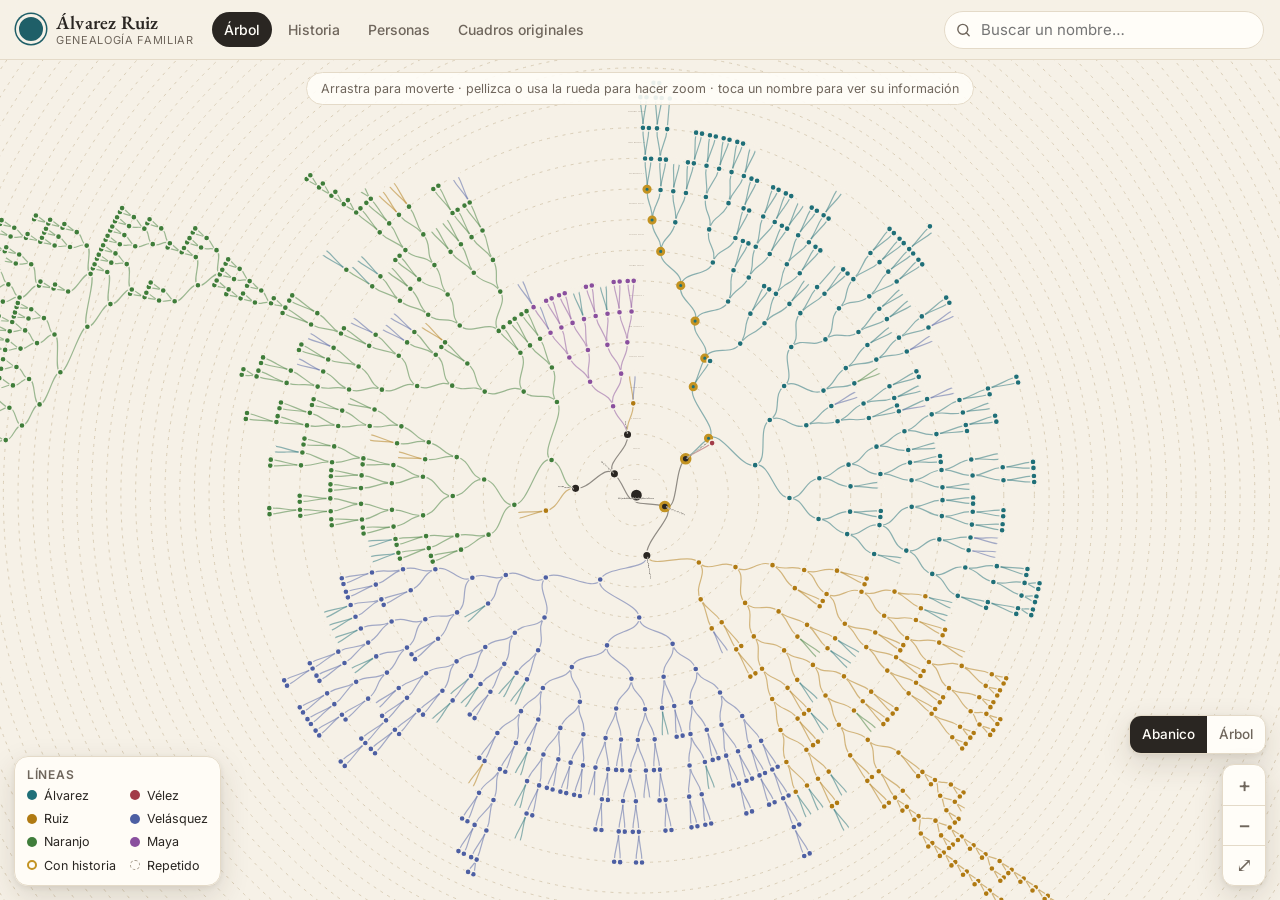
<file: docs/index.html>
<!doctype html>
<html lang="es">
<head>
<meta charset="utf-8">
<meta name="viewport" content="width=device-width, initial-scale=1, viewport-fit=cover">
<title>Familia Álvarez Ruiz</title>
<meta name="description" content="Genealogía de los hijos de Manuel Salvador Álvarez Ruiz y María Teresa Ruiz Maya: árbol interactivo, historia de la familia y los cuadros originales.">
<meta name="theme-color" content="#f6f1e7">
<link rel="icon" href="data:image/svg+xml,%3Csvg xmlns='http://www.w3.org/2000/svg' viewBox='0 0 64 64'%3E%3Ccircle cx='32' cy='32' r='30' fill='%231f5f68'/%3E%3Cpath d='M32 50V30M32 34l-10-10M32 30l10-10M32 40l-8-4M32 38l9-5' stroke='%23f6f1e7' stroke-width='4' stroke-linecap='round' fill='none'/%3E%3C/svg%3E">
<link rel="preconnect" href="https://fonts.googleapis.com">
<link rel="preconnect" href="https://fonts.gstatic.com" crossorigin>
<link href="https://fonts.googleapis.com/css2?family=EB+Garamond:ital,wght@0,400;0,500;0,600;1,400&family=Inter:wght@400;500;600&display=swap" rel="stylesheet">
<link rel="stylesheet" href="style.css">
</head>
<body>
<header class="topbar">
  <a class="brand" href="#/arbol" aria-label="Inicio">
    <span class="brand-mark" aria-hidden="true"></span>
    <span class="brand-text"><b>Álvarez Ruiz</b><small>Genealogía familiar</small></span>
  </a>
  <nav class="tabs" aria-label="Secciones">
    <a href="#/arbol" data-view="arbol">Árbol</a>
    <a href="#/historia" data-view="historia">Historia</a>
    <a href="#/personas" data-view="personas">Personas</a>
    <a href="#/originales" data-view="originales">Cuadros originales</a>
  </nav>
  <div class="search">
    <svg viewBox="0 0 24 24" aria-hidden="true"><circle cx="11" cy="11" r="7"/><path d="M20 20l-4-4"/></svg>
    <input id="q" type="search" placeholder="Buscar un nombre…" autocomplete="off" spellcheck="false" aria-label="Buscar persona">
    <div id="results" class="results" role="listbox" hidden></div>
  </div>
</header>

<main>
  <section id="view-arbol" class="view">
    <div id="chartbox"><div id="chartlayer"><svg id="chart" aria-label="Árbol genealógico interactivo"></svg></div></div>
    <div class="legend" id="legend"></div>
    <div class="controls">
      <div class="seg" role="group" aria-label="Tipo de gráfico">
        <button data-layout="radial" class="on" title="Vista en abanico">Abanico</button>
        <button data-layout="tree" title="Vista de árbol">Árbol</button>
      </div>
      <div class="zoombtns">
        <button id="zin" aria-label="Acercar">+</button>
        <button id="zout" aria-label="Alejar">−</button>
        <button id="zfit" aria-label="Ver todo" title="Ver todo">⤢</button>
      </div>
    </div>
    <p class="hint" id="hint">Arrastra para moverte · pellizca o usa la rueda para hacer zoom · toca un nombre para ver su información</p>
  </section>

  <section id="view-historia" class="view page" hidden></section>
  <section id="view-personas" class="view page" hidden></section>
  <section id="view-originales" class="view page" hidden></section>
</main>

<aside id="panel" class="panel" aria-live="polite" hidden>
  <button class="panel-close" id="panelClose" aria-label="Cerrar">×</button>
  <div class="panel-grip" aria-hidden="true"></div>
  <div id="panelBody" class="panel-body"></div>
</aside>

<div id="viewer" class="viewer" hidden>
  <div class="viewer-bar">
    <b id="viewerTitle"></b>
    <span class="viewer-actions">
      <a id="viewerOpen" target="_blank" rel="noopener">Abrir imagen</a>
      <button id="viewerClose" aria-label="Cerrar">×</button>
    </span>
  </div>
  <div class="viewer-stage" id="viewerStage"><img id="viewerImg" alt=""></div>
</div>

<script src="vendor/d3.v7.min.js"></script>
<script src="app.js"></script>
</body>
</html>
</file>
<file: docs/style.css>
:root {
  --bg: #f6f1e7;
  --surface: #fffdf8;
  --ink: #2a2622;
  --muted: #6f665c;
  --faint: #a59a8b;
  --rule: #e4dac8;
  --accent: #1f5f68;
  --gold: #c39322;
  --l0: #1f6f78; /* Álvarez */
  --l1: #a23b48; /* Vélez */
  --l2: #b07a12; /* Ruiz */
  --l3: #4d5fa3; /* Velásquez */
  --serif: "EB Garamond", Georgia, "Times New Roman", serif;
  --sans: Inter, system-ui, -apple-system, "Segoe UI", Roboto, sans-serif;
  --topbar: 60px;
  --shadow: 0 10px 30px rgba(60, 45, 20, .14), 0 2px 6px rgba(60, 45, 20, .08);
}
* { box-sizing: border-box; }
[hidden] { display: none !important; }
html, body { margin: 0; height: 100%; }
body {
  background: var(--bg); color: var(--ink); font: 15px/1.55 var(--sans);
  -webkit-font-smoothing: antialiased; overflow: hidden;
}
button { font: inherit; color: inherit; cursor: pointer; }
a { color: var(--accent); }

/* ---------- barra superior ---------- */
.topbar {
  position: fixed; inset: 0 0 auto 0; height: var(--topbar); z-index: 30;
  display: flex; align-items: center; gap: 18px; padding: 0 16px;
  background: rgba(246, 241, 231, .92); backdrop-filter: blur(10px);
  border-bottom: 1px solid var(--rule);
}
.brand { display: flex; align-items: center; gap: 10px; text-decoration: none; color: var(--ink); flex: none; }
.brand-mark { width: 30px; height: 30px; border-radius: 50%; background: var(--accent);
  box-shadow: inset 0 0 0 3px var(--bg), 0 0 0 1.5px var(--accent); }
.brand-text { display: flex; flex-direction: column; line-height: 1.1; }
.brand-text b { font: 600 19px/1.1 var(--serif); letter-spacing: .01em; }
.brand-text small { font-size: 11px; color: var(--muted); letter-spacing: .06em; text-transform: uppercase; }
.tabs { display: flex; gap: 4px; }
.tabs a { text-decoration: none; color: var(--muted); padding: 7px 12px; border-radius: 999px; font-weight: 500; font-size: 14px; white-space: nowrap; }
.tabs a:hover { color: var(--ink); background: rgba(0,0,0,.04); }
.tabs a.on { color: var(--surface); background: var(--ink); }
.search { position: relative; margin-left: auto; flex: 0 1 320px; }
.search svg { position: absolute; left: 11px; top: 50%; width: 17px; height: 17px; transform: translateY(-50%);
  fill: none; stroke: var(--muted); stroke-width: 2; stroke-linecap: round; pointer-events: none; }
.search input {
  width: 100%; height: 38px; border-radius: 999px; border: 1px solid var(--rule); background: var(--surface);
  padding: 0 14px 0 36px; font: 15px var(--sans); color: var(--ink); outline: none;
}
.search input:focus { border-color: var(--accent); box-shadow: 0 0 0 3px rgba(31,95,104,.15); }
.results {
  position: absolute; top: 44px; right: 0; width: min(420px, calc(100vw - 24px)); max-height: 60vh; overflow: auto;
  background: var(--surface); border: 1px solid var(--rule); border-radius: 14px; box-shadow: var(--shadow); padding: 6px;
}
.results button, .plist button.row {
  display: flex; width: 100%; text-align: left; align-items: center; gap: 10px; background: none; border: 0;
  padding: 8px 10px; border-radius: 10px;
}
.results button:hover, .results button.active, .plist button.row:hover { background: #f1eadc; }
.results .empty { padding: 12px; color: var(--muted); }
.dot { width: 10px; height: 10px; border-radius: 50%; flex: none; background: var(--ink); }
.r-name { font-weight: 500; }
.r-meta { font-size: 12.5px; color: var(--muted); }
.r-text { display: flex; flex-direction: column; min-width: 0; }

main { position: fixed; inset: var(--topbar) 0 0 0; }
.view { position: absolute; inset: 0; }
.view.page { overflow-y: auto; -webkit-overflow-scrolling: touch; }

/* ---------- gráfico ---------- */
#chartbox { position: absolute; inset: 0; overflow: hidden; touch-action: none; cursor: grab; user-select: none; -webkit-user-select: none; }
#chartbox:active { cursor: grabbing; }
/* zoom con transform CSS: la escala fija va en #chart y el movimiento del gesto en #chartlayer, que va en
   su propia capa para que moverlo no obligue a pintar de nuevo (ver app.js) */
#chartlayer { position: absolute; left: 0; top: 0; width: 1px; height: 1px; transform-origin: 0 0; will-change: transform; }
#chart { position: absolute; display: block; overflow: visible; }
/* capa transparente encima durante un gesto: el navegador no recorre el SVG buscando el hover */
#chartbox.moving::after { content: ''; position: absolute; inset: 0; }
/* fondo bajo el gráfico; la opacidad .99 (mismo color que la página) evita que el navegador lo convierta en
   una capa de color sólido, que obligaría a componer cada etiqueta por separado */
#chart .bg { fill: var(--bg); fill-opacity: .99; pointer-events: none; }
/* los trazos se ven siempre del mismo grosor: --ik es 1/escala (lo ajusta app.js al terminar el zoom) */
#chart .link { fill: none; stroke-opacity: .5; stroke-width: calc(1.2px * var(--ik)); }
#chart .node circle { stroke: var(--bg); stroke-width: calc(1.5px * var(--ik)); }
#chart .node text { font: 500 11.5px var(--sans); fill: var(--ink); paint-order: stroke; stroke: var(--bg); stroke-width: 3px; stroke-linejoin: round; }
#chart .node text .yr { font-weight: 400; fill: var(--muted); }
#chart .node { cursor: pointer; }
#chart .node:hover text { fill: var(--accent); }
#chart .node.stub text { font-style: italic; fill: var(--faint); font-weight: 400; }
#chart .node.stub circle { fill: var(--bg) !important; stroke-dasharray: calc(2px * var(--ik)); stroke-width: calc(1.3px * var(--ik)); }
#chart .node.bio circle { stroke: var(--gold); stroke-width: calc(3px * var(--ik)); }
#chart .node.root text { font: 600 17px var(--serif); }
/* visibility y no display: al volver a mostrarlas no hay que maquetar de nuevo las 1255 etiquetas;
   al cargar van con display: none (.lazy) para no retrasar el primer dibujo, y se maquetan después */
#chart.nolabels .node:not(.big) text { visibility: hidden; }
#chart.nolabels.lazy .node:not(.big) text { display: none; }
#chart.searching .node:not(.hit) { opacity: .18; }
#chart.searching .link { stroke-opacity: .12; }
#chart .node.hit circle { stroke: var(--ink); stroke-width: calc(2.5px * var(--ik)); }
#chart .node.sel circle { stroke: var(--ink); stroke-width: calc(3px * var(--ik)); }
#chart .pulse { fill: none; stroke: var(--ink); stroke-width: 2; pointer-events: none; animation: pulse 1.6s ease-out 3; }
@keyframes pulse { from { r: 6; opacity: 1; } to { r: 34; opacity: 0; } }
#chart .ring { fill: none; stroke: #d9cdb6; stroke-width: calc(1px * var(--ik)); stroke-dasharray: calc(3px * var(--ik)) calc(5px * var(--ik)); }
#chart .ringlbl { font: 500 10px var(--sans); fill: var(--faint); letter-spacing: .08em; text-transform: uppercase; }

.legend {
  position: absolute; left: 14px; bottom: 14px; background: rgba(255,253,248,.92); backdrop-filter: blur(6px);
  border: 1px solid var(--rule); border-radius: 14px; padding: 10px 12px; font-size: 12.5px; box-shadow: var(--shadow);
  display: grid; grid-template-columns: auto auto; gap: 4px 14px; max-width: calc(100vw - 28px);
}
.legend .t { grid-column: 1 / -1; font: 600 12px var(--sans); color: var(--muted); text-transform: uppercase; letter-spacing: .06em; }
.legend span { display: flex; align-items: center; gap: 7px; white-space: nowrap; }
.legend button { all: unset; cursor: pointer; display: flex; align-items: center; gap: 7px; border-radius: 6px; padding: 1px 3px; margin: -1px -3px; }
.legend button:hover { background: #f1eadc; }
.legend .bioring { width: 10px; height: 10px; border-radius: 50%; border: 2.5px solid var(--gold); background: var(--surface); }
.legend .stubring { width: 10px; height: 10px; border-radius: 50%; border: 1.5px dashed var(--faint); }
.controls { position: absolute; right: 14px; bottom: 14px; display: flex; flex-direction: column; align-items: flex-end; gap: 10px; }
.seg, .zoombtns { display: flex; background: var(--surface); border: 1px solid var(--rule); border-radius: 12px; box-shadow: var(--shadow); overflow: hidden; }
.zoombtns { flex-direction: column; }
.seg button, .zoombtns button { border: 0; background: none; padding: 8px 12px; font-size: 13.5px; font-weight: 500; color: var(--muted); }
.zoombtns button { width: 42px; height: 40px; font-size: 20px; padding: 0; }
.zoombtns button + button { border-top: 1px solid var(--rule); }
.seg button.on { background: var(--ink); color: var(--surface); }
.hint { position: absolute; top: 12px; left: 50%; transform: translateX(-50%); margin: 0; padding: 6px 14px; font-size: 12.5px;
  color: var(--muted); background: rgba(255,253,248,.9); border: 1px solid var(--rule); border-radius: 999px; white-space: nowrap;
  transition: opacity .6s; pointer-events: none; }
.hint.gone { opacity: 0; }

@media (min-width: 761px) { body.panel-open .controls { right: 426px; } }
/* ---------- panel de detalle ---------- */
.panel {
  position: fixed; z-index: 40; top: calc(var(--topbar) + 12px); right: 12px; bottom: 12px; width: 400px;
  background: var(--surface); border: 1px solid var(--rule); border-radius: 18px; box-shadow: var(--shadow);
  display: flex; flex-direction: column; overflow: hidden; animation: slidein .22s ease-out;
}
@keyframes slidein { from { transform: translateX(30px); opacity: 0; } }
.panel-close { position: absolute; right: 10px; top: 8px; width: 36px; height: 36px; border: 0; border-radius: 50%; background: #f1eadc; font-size: 22px; line-height: 1; z-index: 2; }
.panel-grip { display: none; }
.panel-body { overflow-y: auto; padding: 22px 22px 26px; -webkit-overflow-scrolling: touch; }
.p-line { display: inline-flex; align-items: center; gap: 6px; font-size: 12px; font-weight: 600; letter-spacing: .05em; text-transform: uppercase; color: var(--muted); }
.p-name { font: 600 28px/1.12 var(--serif); margin: 6px 40px 6px 0; }
.p-rel { color: var(--muted); margin: 0 0 12px; }
.p-facts { display: flex; flex-wrap: wrap; gap: 8px; margin: 0 0 6px; }
.chip { display: inline-flex; align-items: center; gap: 6px; padding: 4px 10px; border-radius: 999px; background: #f1eadc; font-size: 13px; }
.chip.btn { border: 0; }
.chip.btn:hover { background: #e7dcc6; }
.p-sec { margin-top: 20px; }
.p-sec h4 { margin: 0 0 6px; font: 600 12px var(--sans); color: var(--muted); letter-spacing: .07em; text-transform: uppercase; }
.plink { display: flex; align-items: center; gap: 10px; width: 100%; text-align: left; border: 0; background: none; padding: 7px 8px; margin: 0 -8px; border-radius: 10px; }
.plink:hover { background: #f4eee2; }
.plink .r-meta { margin-left: auto; text-align: right; }
.plain { padding: 4px 0; }
.p-bio p { margin: 0 0 10px; font: 17px/1.5 var(--serif); }
.p-bio .more { font-weight: 600; }
.p-photos { display: grid; grid-template-columns: 1fr 1fr; gap: 8px; }
.p-photos img { width: 100%; border-radius: 10px; display: block; aspect-ratio: 4/5; object-fit: cover; cursor: zoom-in; }
.p-photos img:only-child { grid-column: 1 / -1; aspect-ratio: auto; }
.p-actions { display: flex; gap: 8px; flex-wrap: wrap; margin-top: 16px; }
.btn-primary { border: 0; background: var(--ink); color: var(--surface); padding: 9px 16px; border-radius: 999px; font-weight: 500; }
.btn-ghost { border: 1px solid var(--rule); background: none; padding: 8px 14px; border-radius: 999px; font-weight: 500; text-decoration: none; color: var(--ink); }
.note { font-size: 12.5px; color: var(--muted); }

/* ---------- páginas ---------- */
.wrap { max-width: 860px; margin: 0 auto; padding: 36px 20px 90px; }
.wrap.wide { max-width: 1180px; }
.kicker { font: 600 12px var(--sans); letter-spacing: .12em; text-transform: uppercase; color: var(--accent); }
h1.display { font: 500 clamp(34px, 6vw, 58px)/1.04 var(--serif); margin: 10px 0 14px; letter-spacing: -.01em; }
.lede { font: 20px/1.5 var(--serif); color: #4a433b; margin: 0 0 22px; }
h2.sec { font: 500 34px/1.1 var(--serif); margin: 56px 0 14px; }
.prose p { font: 18.5px/1.62 var(--serif); margin: 0 0 14px; }
.stats { display: grid; grid-template-columns: repeat(4, 1fr); gap: 10px; margin: 26px 0 8px; }
.stat { background: var(--surface); border: 1px solid var(--rule); border-radius: 14px; padding: 14px; }
.stat b { display: block; font: 600 30px/1 var(--serif); }
.stat span { font-size: 12.5px; color: var(--muted); }
details.box { background: var(--surface); border: 1px solid var(--rule); border-radius: 14px; padding: 14px 18px; margin: 16px 0; }
details.box summary { cursor: pointer; font-weight: 600; }
details.box ol, details.box ul { padding-left: 20px; margin: 10px 0 0; }
details.box li { margin: 6px 0; }

.timeline { position: relative; margin: 26px 0 0; padding-left: 34px; }
.timeline::before { content: ""; position: absolute; left: 13px; top: 8px; bottom: 8px; width: 2px; background: linear-gradient(var(--l0), var(--accent)); opacity: .35; }
.gen { position: relative; margin: 0 0 22px; background: var(--surface); border: 1px solid var(--rule); border-radius: 16px; padding: 20px 22px; }
.gen-n { position: absolute; left: -34px; top: 18px; width: 28px; height: 28px; border-radius: 50%; background: var(--l0); color: #fff;
  display: grid; place-items: center; font: 600 13px var(--sans); box-shadow: 0 0 0 4px var(--bg); }
.gen h3 { font: 600 25px/1.15 var(--serif); margin: 0; }
.gen .dates { color: var(--l0); font-weight: 600; font-size: 14px; margin: 4px 0 2px; }
.gen .sub { color: var(--muted); font-style: italic; font-family: var(--serif); font-size: 17px; margin: 0 0 10px; }
.gen p { font: 17.5px/1.6 var(--serif); margin: 0 0 10px; }
.gen details { margin-top: 8px; }
.gen details summary { cursor: pointer; font-weight: 600; font-size: 14px; color: var(--accent); }
.gen details ol { margin: 8px 0 0; padding-left: 22px; font: 16.5px/1.5 var(--serif); }
.gen .foot { display: flex; gap: 8px; margin-top: 12px; flex-wrap: wrap; }
figure.ph { margin: 14px 0; }
figure.ph img { width: 100%; border-radius: 12px; display: block; cursor: zoom-in; }
figure.ph figcaption { font-size: 13px; color: var(--muted); margin-top: 6px; font-style: italic; }
.phrow { display: grid; grid-template-columns: 1fr 1fr; gap: 10px; }
.phrow figure.ph img { aspect-ratio: 4/5; object-fit: cover; }
blockquote.testi { margin: 14px 0; padding: 14px 18px; border-left: 3px solid var(--gold); background: #faf4e6; border-radius: 0 12px 12px 0; }
blockquote.testi p { font-style: italic; }
blockquote.testi cite { font-size: 13px; color: var(--muted); font-style: normal; font-weight: 600; }
.kids { display: grid; grid-template-columns: repeat(auto-fill, minmax(230px, 1fr)); gap: 10px; margin-top: 14px; }
.kid { background: var(--surface); border: 1px solid var(--rule); border-radius: 14px; padding: 14px; }
.kid b { font: 600 19px/1.2 var(--serif); display: block; }
.kid span { display: block; font-size: 13px; color: var(--muted); margin-top: 2px; }

/* lista de personas */
.toolbar { display: flex; flex-wrap: wrap; gap: 8px; align-items: center; margin: 18px 0; }
.toolbar input { flex: 1 1 220px; height: 40px; border-radius: 12px; border: 1px solid var(--rule); background: var(--surface); padding: 0 12px; font: 15px var(--sans); }
.fchip { border: 1px solid var(--rule); background: var(--surface); border-radius: 999px; padding: 6px 12px; font-size: 13.5px; display: inline-flex; gap: 6px; align-items: center; }
.fchip.on { background: var(--ink); color: var(--surface); border-color: var(--ink); }
.plist { background: var(--surface); border: 1px solid var(--rule); border-radius: 16px; padding: 6px; }
.plist h5 { margin: 14px 10px 4px; font: 600 12px var(--sans); color: var(--muted); letter-spacing: .07em; text-transform: uppercase; }
.plist .r-meta { margin-left: auto; text-align: right; flex: none; max-width: 45%; }
.count { color: var(--muted); font-size: 14px; }

/* originales */
.grid { display: grid; grid-template-columns: repeat(auto-fill, minmax(250px, 1fr)); gap: 14px; margin-top: 20px; }
.card { background: var(--surface); border: 1px solid var(--rule); border-radius: 16px; overflow: hidden; text-align: left; padding: 0; display: flex; flex-direction: column; }
.card:hover { box-shadow: var(--shadow); }
.card img { width: 100%; aspect-ratio: 16/10; object-fit: cover; object-position: top; background: #fff; display: block; border-bottom: 1px solid var(--rule); }
.card div { padding: 12px 14px 14px; }
.card b { font: 600 18px/1.2 var(--serif); display: block; }
.card span { font-size: 13px; color: var(--muted); }

/* visor */
.viewer { position: fixed; inset: 0; z-index: 60; background: rgba(30, 26, 22, .94); display: flex; flex-direction: column; }
.viewer-bar { display: flex; align-items: center; justify-content: space-between; gap: 12px; padding: 10px 14px; color: #f6f1e7; }
.viewer-bar b { font: 600 18px var(--serif); }
.viewer-actions { display: flex; align-items: center; gap: 12px; }
.viewer-actions a { color: #f6f1e7; font-size: 14px; }
.viewer-actions button { width: 38px; height: 38px; border-radius: 50%; border: 0; background: rgba(255,255,255,.14); color: #fff; font-size: 22px; }
.viewer-stage { flex: 1; overflow: hidden; position: relative; touch-action: none; cursor: grab; }
.viewer-stage img { position: absolute; left: 0; top: 0; transform-origin: 0 0; background: #fff; max-width: none; user-select: none; -webkit-user-drag: none; }

/* ---------- móvil ---------- */
@media (max-width: 760px) {
  :root { --topbar: 56px; }
  .topbar { gap: 10px; padding: 0 10px; backdrop-filter: none; -webkit-backdrop-filter: none; background: var(--bg); }
  .brand-text small { display: none; }
  .brand-text b { font-size: 17px; }
  .tabs { position: fixed; left: 0; right: 0; bottom: 0; height: calc(58px + env(safe-area-inset-bottom)); padding: 6px 6px env(safe-area-inset-bottom);
    background: rgba(246,241,231,.96); backdrop-filter: blur(10px); border-top: 1px solid var(--rule); justify-content: space-around; z-index: 35; }
  .tabs a { flex: 1; text-align: center; font-size: 13px; padding: 10px 4px; }
  main { bottom: calc(58px + env(safe-area-inset-bottom)); }
  .search { flex: 1 1 auto; }
  .results { position: fixed; top: 60px; left: 8px; right: 8px; width: auto; }
  .legend { left: 8px; bottom: 8px; padding: 8px 10px; font-size: 11.5px; gap: 3px 10px; }
  .controls { right: 8px; bottom: 8px; }
  .hint { display: none; }
  .panel { left: 0; right: 0; bottom: 0; top: auto; width: auto; max-height: 78vh; border-radius: 20px 20px 0 0; animation: slideup .25s ease-out; z-index: 45; }
  .panel-grip { display: block; width: 40px; height: 5px; border-radius: 3px; background: var(--rule); margin: 8px auto 0; flex: none; }
  .panel-body { padding: 10px 18px calc(24px + env(safe-area-inset-bottom)); }
  .p-name { font-size: 25px; }
  .stats { grid-template-columns: repeat(2, 1fr); }
  .wrap { padding: 24px 16px 60px; }
  .phrow { grid-template-columns: 1fr; }
  .gen { padding: 16px; }
  h2.sec { font-size: 29px; margin-top: 44px; }
}
@keyframes slideup { from { transform: translateY(40px); opacity: 0; } }
.chip.both { background: #efe3f3; color: #5d2f6b; font-weight: 600; }
.box.kin { background: var(--surface); border: 1px solid var(--rule); border-left: 4px solid #8a4f9e; border-radius: 14px; padding: 14px 18px; margin: 16px 0; line-height: 1.55; }
h2.sec + p.note { margin-top: -6px; }
</file>
